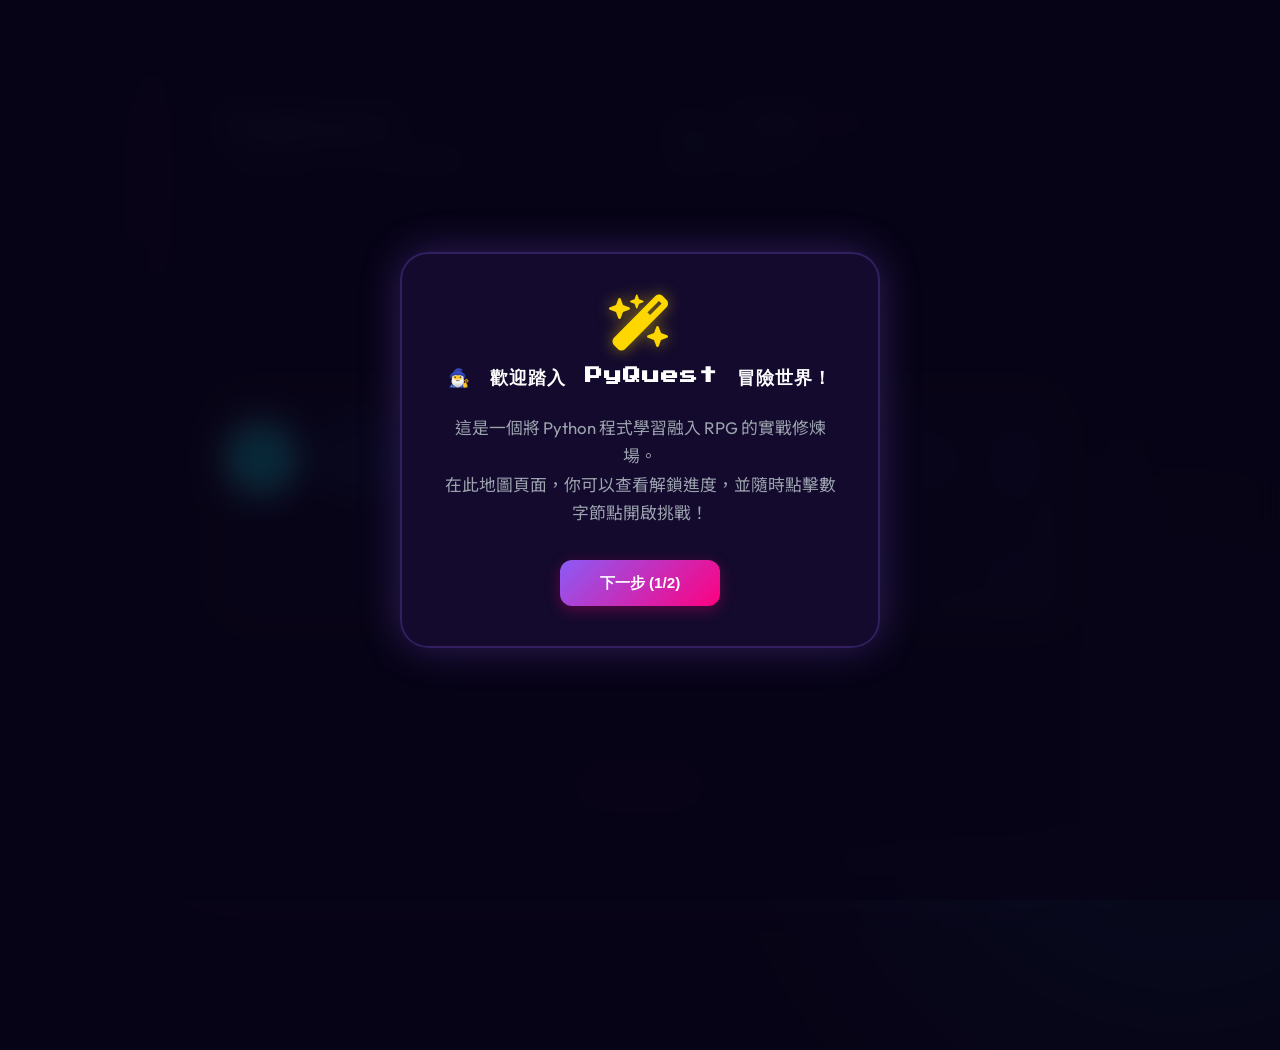
<file: index.html>
<!DOCTYPE html>
<html lang="zh-Hant">
<head>
    <meta charset="UTF-8">
    <meta name="viewport" content="width=device-width, initial-scale=1.0">
    <title>PyQuest - 畢松勇者傳說 | Python 遊戲化學習平台</title>
    <!-- Noto Sans TC for traditional chinese, Outfit for tech look -->
    <link rel="preconnect" href="https://fonts.googleapis.com">
    <link rel="preconnect" href="https://fonts.gstatic.com" crossorigin>
    <link href="https://fonts.googleapis.com/css2?family=Outfit:wght@300;400;500;600;700&family=Noto+Sans+TC:wght@300;400;500;700&family=Press+Start+2P&display=swap" rel="stylesheet">
    <!-- FontAwesome for Icons -->
    <link rel="stylesheet" href="https://cdnjs.cloudflare.com/ajax/libs/font-awesome/6.4.0/css/all.min.css">
    <link rel="stylesheet" href="styles.css?v=2.0.0">
</head>
<body>
    <div class="ambient-glow glow-1"></div>
    <div class="ambient-glow glow-2"></div>

    <!-- 關卡地圖選擇頁面 -->
    <div class="view-container active" id="mapView">
        <div class="map-view-content">
            <header class="map-header">
                <div class="logo-area">
                    <h1 class="game-title-logo">PyQuest</h1>
                    <p class="game-subtitle">畢松勇者傳說 ｜ Python 魔法修煉地圖</p>
                </div>
                
                <div class="map-hero-profile">
                    <div class="avatar-box">
                        <i class="fa-solid fa-shield-halved"></i>
                    </div>
                    <div class="hero-stats">
                        <div class="hero-name">畢松勇者 <span id="mapHeroLevel">Lv.1</span></div>
                        <div class="stat-bar-container">
                            <div class="stat-label">EXP (經驗值)</div>
                            <div class="bar-outer">
                                <div class="bar-inner exp-bar" id="mapExpBar" style="width: 0%;"></div>
                            </div>
                            <span class="stat-val" id="mapExpValue">0 / 100</span>
                        </div>
                    </div>
                </div>
            </header>

            <main class="map-main">
                <h2 class="map-title"><i class="fa-solid fa-map-marked-alt"></i> 選擇修煉關卡挑戰</h2>
                <!-- 關卡地圖傳送點容器 -->
                <div class="full-quest-map" id="questMap"></div>
            </main>
            
            <footer class="map-footer">
                <button class="map-help-btn" id="helpBtn"><i class="fa-solid fa-circle-question"></i> 遊戲說明</button>
            </footer>
        </div>
    </div>

    <!-- Achievements & Level Up Modals (用於地圖頁新手導覽或成就展示) -->
    <div class="modal-overlay" id="modalOverlay">
        <div class="game-modal" id="gameModal">
            <div class="modal-header">
                <i class="fa-solid fa-trophy" id="modalIcon"></i>
                <h3 id="modalTitle">解鎖成就！</h3>
            </div>
            <div class="modal-body" id="modalBody">
                恭喜獲得新稱號！
            </div>
            <button class="modal-close-btn" id="modalCloseBtn">繼續冒險</button>
        </div>
    </div>

    <!-- 引入地圖頁專用的輕量級 JS (不需要載入 Pyodide，啟動極速) -->
    <script src="map.js?v=2.0.0"></script>
</body>
</html>
</file>
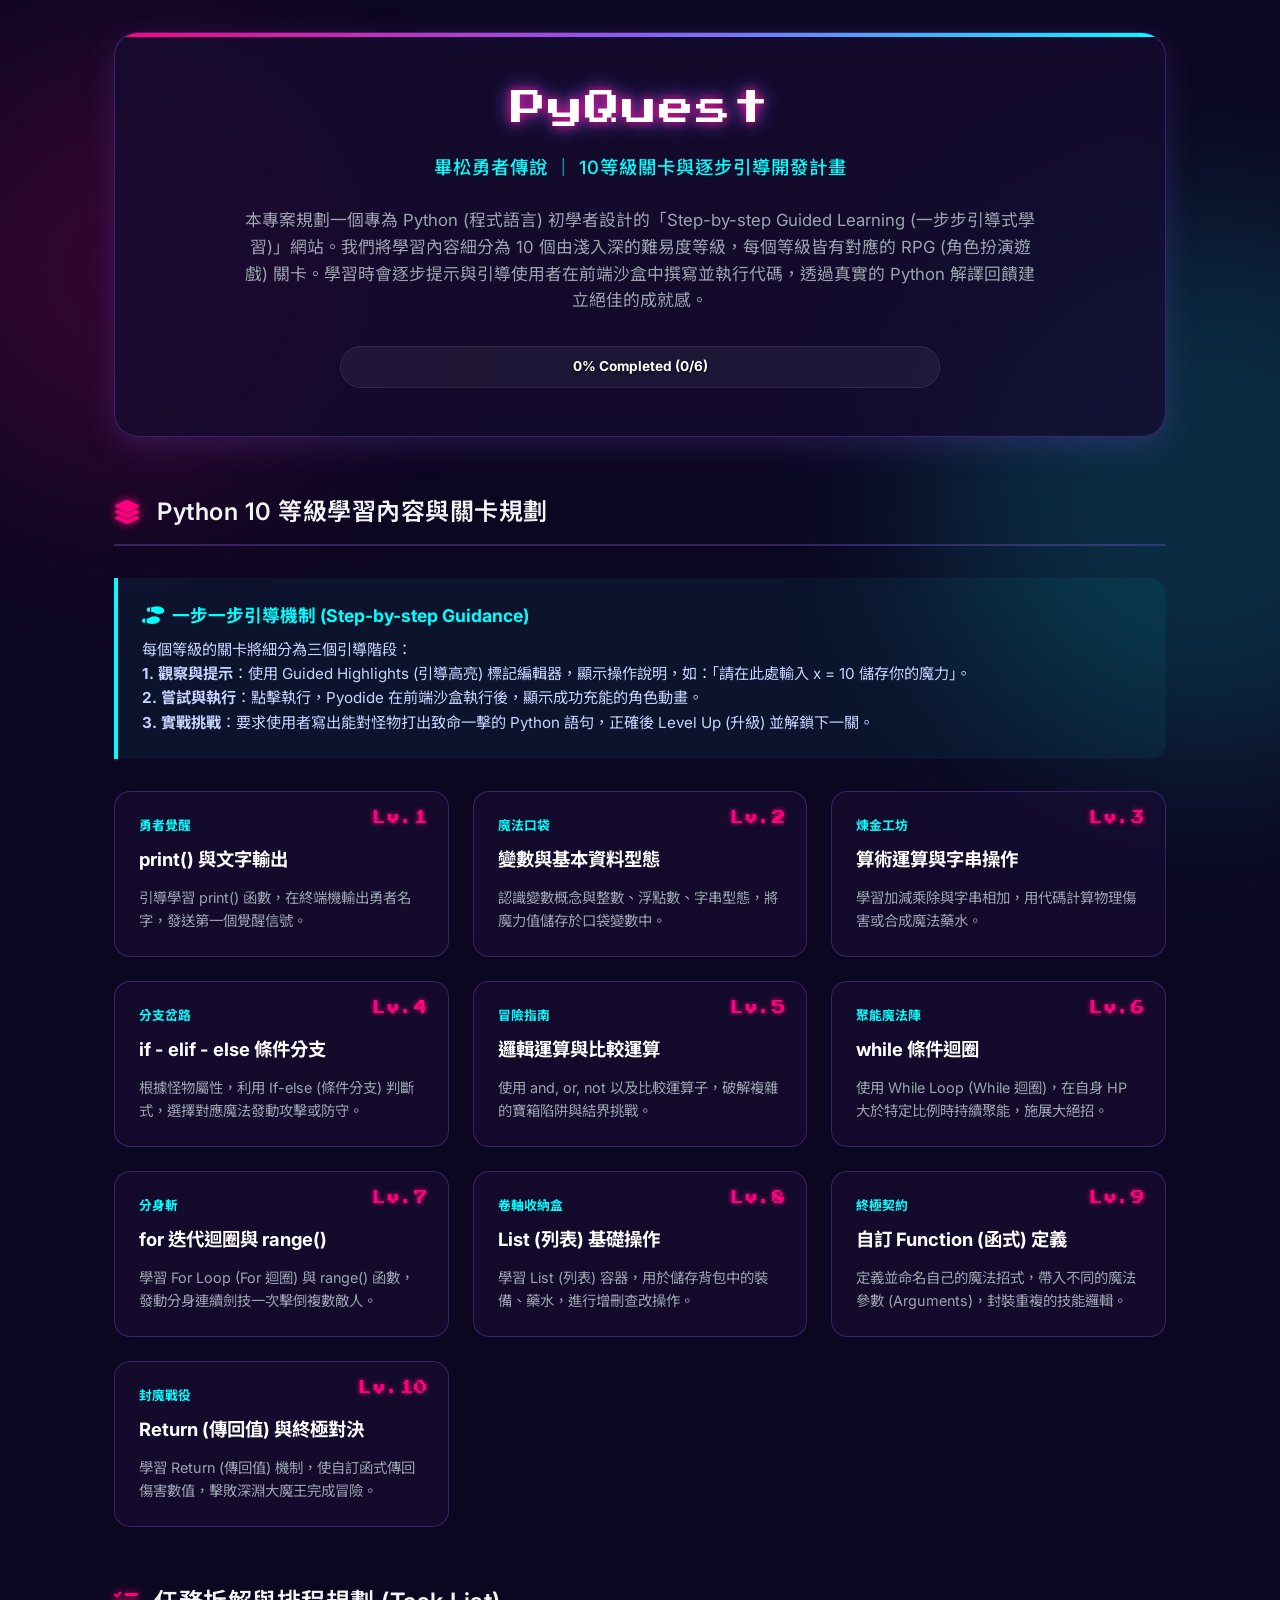
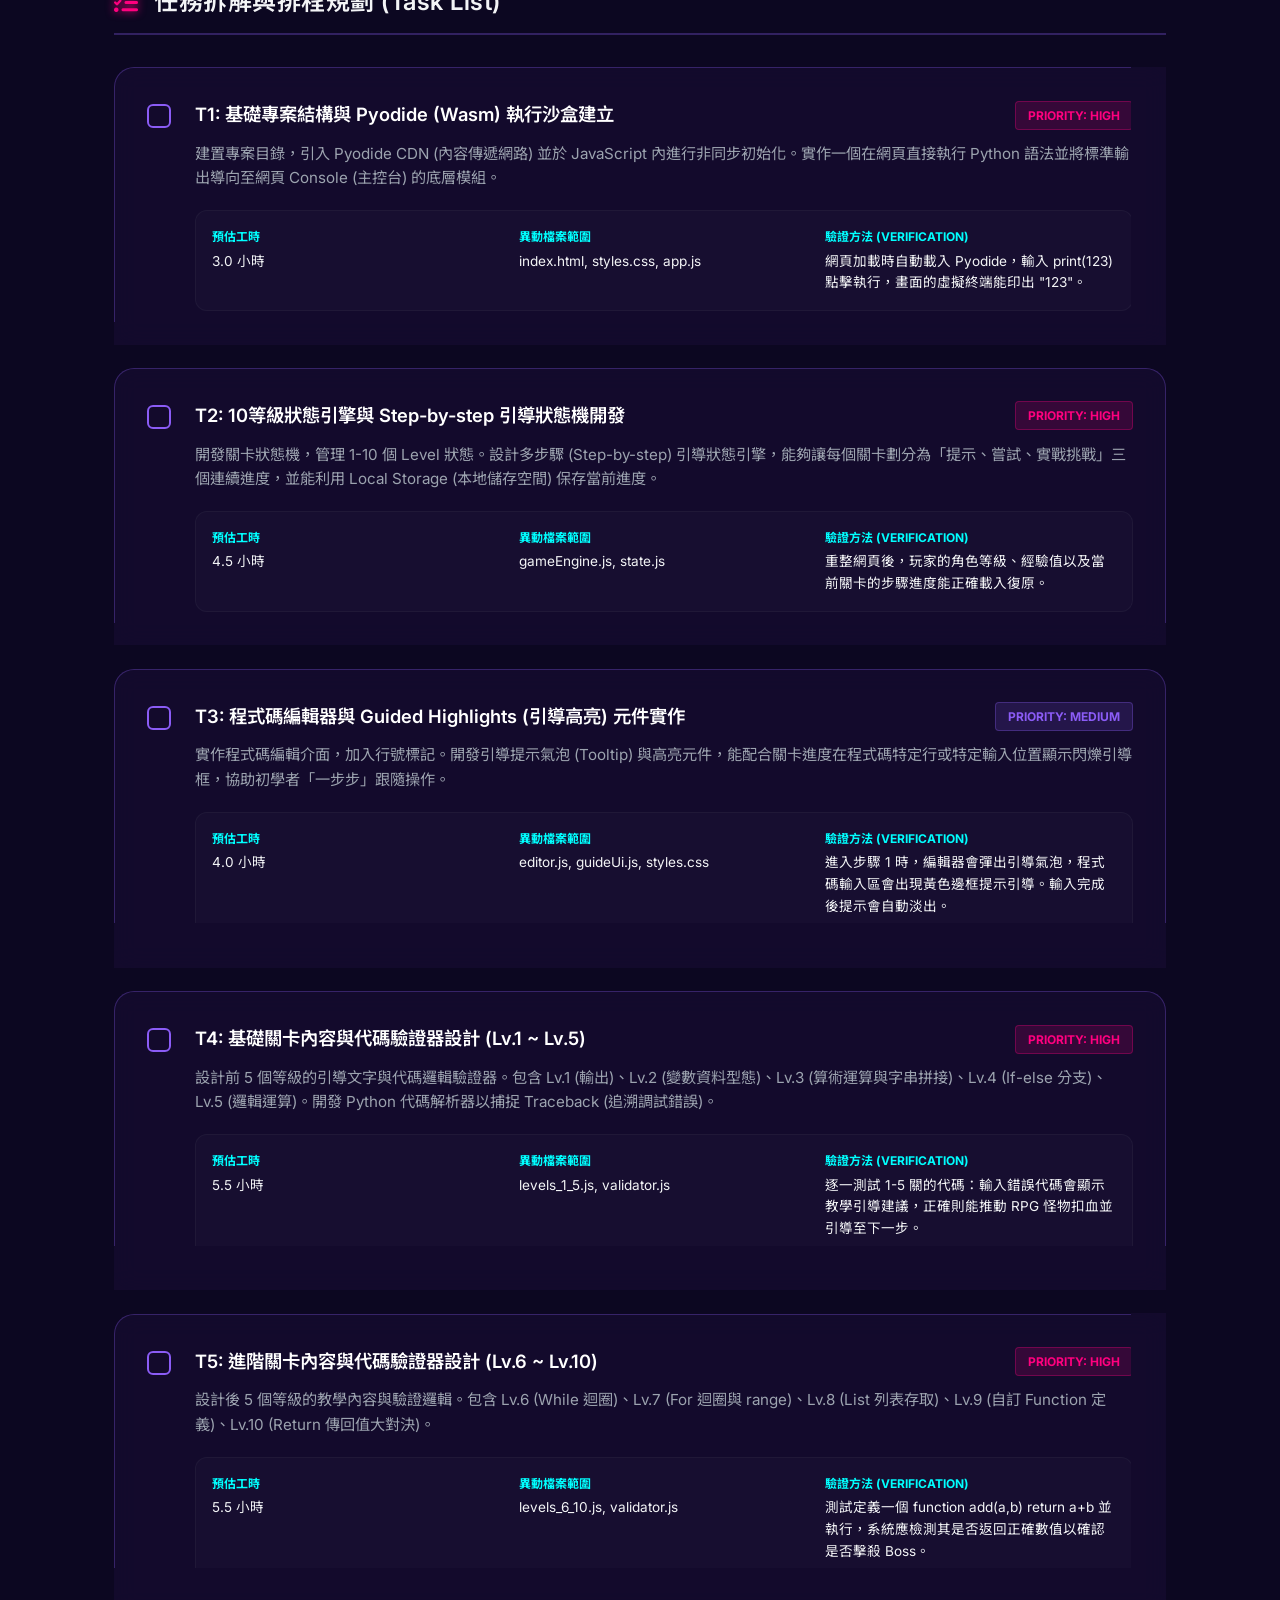
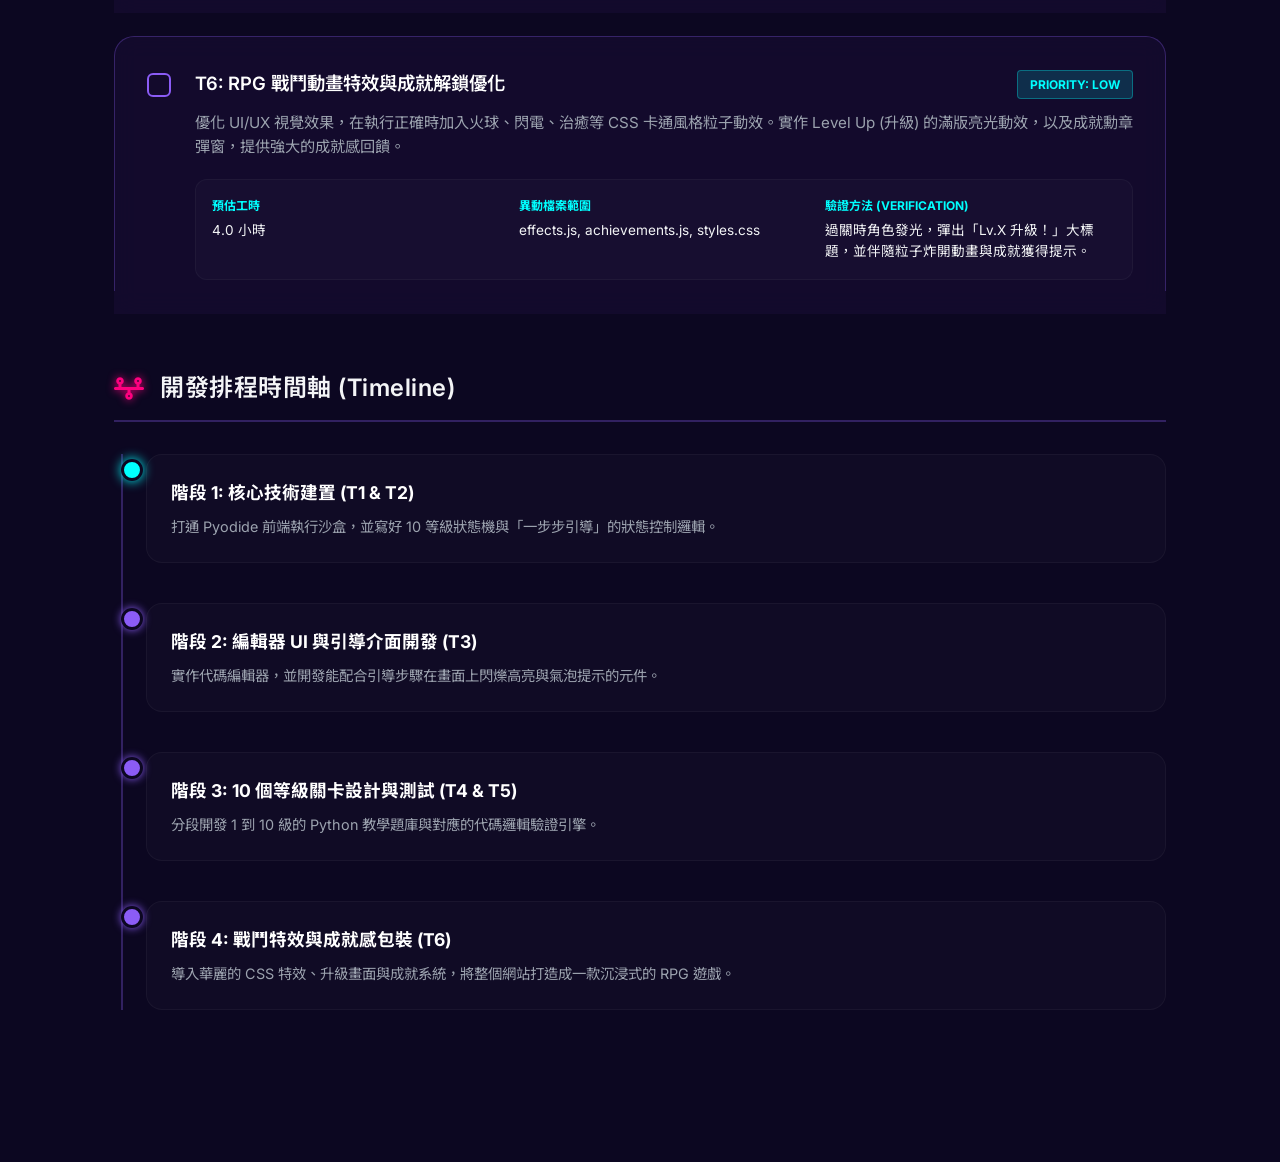
<file: task_plan.html>
<!DOCTYPE html>
<html lang="zh-Hant">
<head>
    <meta charset="UTF-8">
    <meta name="viewport" content="width=device-width, initial-scale=1.0">
    <title>PyQuest (畢松勇者傳說) 10等級關卡與逐步引導開發計畫書</title>
    <!-- Google Fonts -->
    <link rel="preconnect" href="https://fonts.googleapis.com">
    <link rel="preconnect" href="https://fonts.gstatic.com" crossorigin>
    <link href="https://fonts.googleapis.com/css2?family=Inter:wght@300;400;500;600;700&family=Press+Start+2P&family=Noto+Sans+TC:wght@300;400;500;700&display=swap" rel="stylesheet">
    <!-- FontAwesome for Icons -->
    <link rel="stylesheet" href="https://cdnjs.cloudflare.com/ajax/libs/font-awesome/6.4.0/css/all.min.css">
    
    <style>
        :root {
            --bg-color: #0c0721;
            --panel-bg: rgba(22, 12, 49, 0.75);
            --border-color: rgba(139, 92, 246, 0.3);
            --neon-pink: #ff007f;
            --neon-blue: #00ffff;
            --neon-green: #39ff14;
            --neon-purple: #8b5cf6;
            --text-main: #f3f4f6;
            --text-muted: #9ca3af;
            --glass-blur: blur(12px);
        }

        * {
            box-sizing: border-box;
            margin: 0;
            padding: 0;
        }

        body {
            background-color: var(--bg-color);
            color: var(--text-main);
            font-family: 'Inter', 'Noto Sans TC', sans-serif;
            line-height: 1.6;
            overflow-x: hidden;
            padding-bottom: 5rem;
        }

        .glow-orb {
            position: absolute;
            border-radius: 50%;
            z-index: -1;
            filter: blur(90px);
            pointer-events: none;
            opacity: 0.15;
        }
        .orb-1 { width: 450px; height: 450px; background: var(--neon-pink); top: 5%; left: -100px; }
        .orb-2 { width: 550px; height: 550px; background: var(--neon-blue); bottom: 15%; right: -200px; }

        .container {
            max-width: 1100px;
            margin: 0 auto;
            padding: 2rem 1.5rem;
        }

        header {
            text-align: center;
            margin-bottom: 3.5rem;
            padding: 3rem 2rem;
            background: var(--panel-bg);
            border: 1px solid var(--border-color);
            border-radius: 24px;
            backdrop-filter: var(--glass-blur);
            box-shadow: 0 8px 32px rgba(139, 92, 246, 0.2);
            position: relative;
            overflow: hidden;
        }

        header::before {
            content: '';
            position: absolute;
            top: 0;
            left: 0;
            width: 100%;
            height: 4px;
            background: linear-gradient(to right, var(--neon-pink), var(--neon-purple), var(--neon-blue));
        }

        .game-title {
            font-family: 'Press Start 2P', sans-serif;
            font-size: 2.2rem;
            color: #ffffff;
            margin-bottom: 1rem;
            text-shadow: 0 0 10px var(--neon-pink), 0 0 20px var(--neon-purple);
            letter-spacing: 2px;
        }

        .subtitle {
            font-size: 1.15rem;
            color: var(--neon-blue);
            font-weight: 500;
            margin-bottom: 1.5rem;
            letter-spacing: 1px;
        }

        .desc {
            max-width: 800px;
            margin: 0 auto 2rem;
            color: var(--text-muted);
            font-size: 1.05rem;
        }

        .progress-container {
            max-width: 600px;
            margin: 0 auto;
            background: rgba(255, 255, 255, 0.05);
            border-radius: 50px;
            padding: 0.5rem;
            border: 1px solid rgba(255, 255, 255, 0.08);
            position: relative;
        }

        .progress-bar {
            height: 24px;
            width: 0%;
            background: linear-gradient(to right, var(--neon-pink), var(--neon-blue));
            border-radius: 50px;
            transition: width 0.4s ease-out;
            box-shadow: 0 0 15px rgba(0, 255, 255, 0.5);
        }

        .progress-text {
            font-size: 0.85rem;
            font-weight: 700;
            color: #ffffff;
            position: absolute;
            left: 50%;
            top: 50%;
            transform: translate(-50%, -50%);
            text-shadow: 0 1px 3px rgba(0,0,0,0.8);
        }

        .section-header {
            margin: 3.5rem 0 2rem;
            display: flex;
            align-items: center;
            gap: 1rem;
            border-bottom: 2px solid var(--border-color);
            padding-bottom: 0.75rem;
        }

        .section-header i {
            color: var(--neon-pink);
            font-size: 1.5rem;
            text-shadow: 0 0 8px var(--neon-pink);
        }

        .section-header h2 {
            font-size: 1.5rem;
            font-weight: 600;
            letter-spacing: 0.5px;
        }

        /* 10 Levels Grid */
        .levels-grid {
            display: grid;
            grid-template-columns: repeat(auto-fit, minmax(280px, 1fr));
            gap: 1.5rem;
            margin: 2rem 0;
        }

        .level-card {
            background: var(--panel-bg);
            border: 1px solid var(--border-color);
            border-radius: 16px;
            padding: 1.5rem;
            position: relative;
            transition: 0.2s ease;
        }

        .level-card:hover {
            border-color: var(--neon-blue);
            transform: translateY(-2px);
            box-shadow: 0 5px 15px rgba(0, 255, 255, 0.1);
        }

        .level-num {
            position: absolute;
            top: 1rem;
            right: 1.25rem;
            font-family: 'Press Start 2P', sans-serif;
            font-size: 0.85rem;
            color: var(--neon-pink);
            text-shadow: 0 0 5px var(--neon-pink);
        }

        .level-card h3 {
            font-size: 1.15rem;
            color: #ffffff;
            margin-bottom: 0.75rem;
            padding-right: 3.5rem;
        }

        .level-card h4 {
            font-size: 0.8rem;
            color: var(--neon-blue);
            margin-bottom: 0.5rem;
            text-transform: uppercase;
        }

        .level-card p {
            font-size: 0.9rem;
            color: var(--text-muted);
        }

        /* Guideline box */
        .guide-box {
            background: rgba(0, 255, 255, 0.05);
            border-left: 4px solid var(--neon-blue);
            padding: 1.5rem;
            border-radius: 0 16px 16px 0;
            margin: 2rem 0;
        }

        .guide-box h3 {
            font-size: 1.1rem;
            color: var(--neon-blue);
            margin-bottom: 0.5rem;
            display: flex;
            align-items: center;
            gap: 0.5rem;
        }

        .guide-box p {
            margin-bottom: 0;
            font-size: 0.95rem;
            color: #c7d2fe;
        }

        /* Task Cards */
        .task-list {
            display: flex;
            flex-direction: column;
            gap: 1.5rem;
        }

        .task-card {
            background: var(--panel-bg);
            border: 1px solid var(--border-color);
            backdrop-filter: var(--glass-blur);
            border-radius: 20px;
            padding: 2rem;
            display: flex;
            gap: 1.5rem;
            position: relative;
            transition: all 0.3s ease;
        }

        .task-card:hover {
            transform: translateY(-2px);
            border-color: rgba(139, 92, 246, 0.5);
            box-shadow: 0 8px 30px rgba(139, 92, 246, 0.1);
        }

        .task-card.completed {
            opacity: 0.55;
            border-color: rgba(57, 255, 20, 0.2);
            background: rgba(13, 26, 20, 0.4);
        }

        .task-checkbox-container {
            display: flex;
            align-items: flex-start;
            padding-top: 0.25rem;
        }

        .task-checkbox {
            appearance: none;
            width: 24px;
            height: 24px;
            border: 2px solid var(--neon-purple);
            border-radius: 6px;
            cursor: pointer;
            position: relative;
            transition: 0.2s;
            background: transparent;
        }

        .task-checkbox:checked {
            background: var(--neon-green);
            border-color: var(--neon-green);
            box-shadow: 0 0 10px var(--neon-green);
        }

        .task-checkbox:checked::after {
            content: '\f00c';
            font-family: 'Font Awesome 6 Free';
            font-weight: 900;
            color: #000000;
            position: absolute;
            font-size: 0.75rem;
            top: 50%;
            left: 50%;
            transform: translate(-50%, -50%);
        }

        .task-body {
            flex-grow: 1;
        }

        .task-header-row {
            display: flex;
            justify-content: space-between;
            align-items: center;
            margin-bottom: 0.75rem;
            flex-wrap: wrap;
            gap: 0.5rem;
        }

        .task-title {
            font-size: 1.15rem;
            font-weight: 600;
            color: #ffffff;
            transition: 0.2s;
        }

        .completed .task-title {
            text-decoration: line-through;
            color: var(--text-muted);
        }

        .task-meta-badge {
            font-size: 0.75rem;
            font-weight: 700;
            padding: 0.25rem 0.75rem;
            border-radius: 4px;
            text-transform: uppercase;
        }

        .badge-prio-high { background: rgba(255, 0, 127, 0.15); color: var(--neon-pink); border: 1px solid rgba(255, 0, 127, 0.3); }
        .badge-prio-medium { background: rgba(139, 92, 246, 0.15); color: var(--neon-purple); border: 1px solid rgba(139, 92, 246, 0.3); }
        .badge-prio-low { background: rgba(0, 255, 255, 0.15); color: var(--neon-blue); border: 1px solid rgba(0, 255, 255, 0.3); }

        .task-desc {
            color: var(--text-muted);
            font-size: 0.95rem;
            margin-bottom: 1.25rem;
        }

        .task-details-grid {
            display: grid;
            grid-template-columns: repeat(auto-fit, minmax(200px, 1fr));
            gap: 1rem;
            background: rgba(255, 255, 255, 0.02);
            border-radius: 12px;
            padding: 1rem;
            border: 1px solid rgba(255, 255, 255, 0.04);
        }

        .task-detail-item h5 {
            font-size: 0.75rem;
            color: var(--neon-blue);
            margin-bottom: 0.25rem;
            text-transform: uppercase;
        }

        .task-detail-item p {
            font-size: 0.85rem;
            color: var(--text-main);
        }

        /* Timeline */
        .timeline {
            position: relative;
            padding-left: 2rem;
            margin: 2rem 0;
        }

        .timeline::after {
            content: '';
            position: absolute;
            width: 2px;
            background: var(--border-color);
            top: 0;
            bottom: 0;
            left: 7px;
        }

        .timeline-node {
            position: relative;
            margin-bottom: 2.5rem;
        }

        .timeline-node::before {
            content: '';
            position: absolute;
            width: 16px;
            height: 16px;
            border-radius: 50%;
            background: var(--neon-purple);
            border: 3px solid var(--bg-color);
            left: -25px;
            top: 5px;
            z-index: 2;
            box-shadow: 0 0 8px var(--neon-purple);
        }

        .timeline-node.active::before {
            background: var(--neon-blue);
            box-shadow: 0 0 12px var(--neon-blue);
        }

        .timeline-content {
            background: rgba(255, 255, 255, 0.02);
            border: 1px solid rgba(255, 255, 255, 0.04);
            border-radius: 16px;
            padding: 1.5rem;
        }

        .timeline-content h4 {
            color: #ffffff;
            font-size: 1.1rem;
            margin-bottom: 0.5rem;
        }

        .timeline-content p {
            font-size: 0.9rem;
            color: var(--text-muted);
        }
    </style>
</head>
<body>
    <div class="glow-orb orb-1"></div>
    <div class="glow-orb orb-2"></div>

    <div class="container">
        <!-- Header -->
        <header>
            <div class="game-title">PyQuest</div>
            <div class="subtitle">畢松勇者傳說 ｜ 10等級關卡與逐步引導開發計畫</div>
            <div class="desc">
                本專案規劃一個專為 Python (程式語言) 初學者設計的「Step-by-step Guided Learning (一步步引導式學習)」網站。我們將學習內容細分為 10 個由淺入深的難易度等級，每個等級皆有對應的 RPG (角色扮演遊戲) 關卡。學習時會逐步提示與引導使用者在前端沙盒中撰寫並執行代碼，透過真實的 Python 解譯回饋建立絕佳的成就感。
            </div>
            
            <!-- Progress Bar -->
            <div class="progress-container">
                <div class="progress-bar" id="progressBar"></div>
                <div class="progress-text" id="progressText">0% Completed</div>
            </div>
        </header>

        <!-- 10 Levels Definition -->
        <div class="section-header">
            <i class="fa-solid fa-layer-group"></i>
            <h2>Python 10 等級學習內容與關卡規劃</h2>
        </div>

        <div class="guide-box">
            <h3><i class="fa-solid fa-shoe-prints"></i> 一步一步引導機制 (Step-by-step Guidance)</h3>
            <p>
                每個等級的關卡將細分為三個引導階段：<br>
                <strong>1. 觀察與提示</strong>：使用 Guided Highlights (引導高亮) 標記編輯器，顯示操作說明，如：「請在此處輸入 x = 10 儲存你的魔力」。<br>
                <strong>2. 嘗試與執行</strong>：點擊執行，Pyodide 在前端沙盒執行後，顯示成功充能的角色動畫。<br>
                <strong>3. 實戰挑戰</strong>：要求使用者寫出能對怪物打出致命一擊的 Python 語句，正確後 Level Up (升級) 並解鎖下一關。
            </p>
        </div>

        <div class="levels-grid">
            <!-- Lv 1 -->
            <div class="level-card">
                <span class="level-num">Lv.1</span>
                <h4>勇者覺醒</h4>
                <h3>print() 與文字輸出</h3>
                <p>引導學習 print() 函數，在終端機輸出勇者名字，發送第一個覺醒信號。</p>
            </div>
            <!-- Lv 2 -->
            <div class="level-card">
                <span class="level-num">Lv.2</span>
                <h4>魔法口袋</h4>
                <h3>變數與基本資料型態</h3>
                <p>認識變數概念與整數、浮點數、字串型態，將魔力值儲存於口袋變數中。</p>
            </div>
            <!-- Lv 3 -->
            <div class="level-card">
                <span class="level-num">Lv.3</span>
                <h4>煉金工坊</h4>
                <h3>算術運算與字串操作</h3>
                <p>學習加減乘除與字串相加，用代碼計算物理傷害或合成魔法藥水。</p>
            </div>
            <!-- Lv 4 -->
            <div class="level-card">
                <span class="level-num">Lv.4</span>
                <h4>分支岔路</h4>
                <h3>if - elif - else 條件分支</h3>
                <p>根據怪物屬性，利用 If-else (條件分支) 判斷式，選擇對應魔法發動攻擊或防守。</p>
            </div>
            <!-- Lv 5 -->
            <div class="level-card">
                <span class="level-num">Lv.5</span>
                <h4>冒險指南</h4>
                <h3>邏輯運算與比較運算</h3>
                <p>使用 and, or, not 以及比較運算子，破解複雜的寶箱陷阱與結界挑戰。</p>
            </div>
            <!-- Lv 6 -->
            <div class="level-card">
                <span class="level-num">Lv.6</span>
                <h4>聚能魔法陣</h4>
                <h3>while 條件迴圈</h3>
                <p>使用 While Loop (While 迴圈)，在自身 HP 大於特定比例時持續聚能，施展大絕招。</p>
            </div>
            <!-- Lv 7 -->
            <div class="level-card">
                <span class="level-num">Lv.7</span>
                <h4>分身斬</h4>
                <h3>for 迭代迴圈與 range()</h3>
                <p>學習 For Loop (For 迴圈) 與 range() 函數，發動分身連續劍技一次擊倒複數敵人。</p>
            </div>
            <!-- Lv 8 -->
            <div class="level-card">
                <span class="level-num">Lv.8</span>
                <h4>卷軸收納盒</h4>
                <h3>List (列表) 基礎操作</h3>
                <p>學習 List (列表) 容器，用於儲存背包中的裝備、藥水，進行增刪查改操作。</p>
            </div>
            <!-- Lv 9 -->
            <div class="level-card">
                <span class="level-num">Lv.9</span>
                <h4>終極契約</h4>
                <h3>自訂 Function (函式) 定義</h3>
                <p>定義並命名自己的魔法招式，帶入不同的魔法參數 (Arguments)，封裝重複的技能邏輯。</p>
            </div>
            <!-- Lv 10 -->
            <div class="level-card">
                <span class="level-num">Lv.10</span>
                <h4>封魔戰役</h4>
                <h3>Return (傳回值) 與終極對決</h3>
                <p>學習 Return (傳回值) 機制，使自訂函式傳回傷害數值，擊敗深淵大魔王完成冒險。</p>
            </div>
        </div>

        <!-- Task List -->
        <div class="section-header">
            <i class="fa-solid fa-list-check"></i>
            <h2>任務拆解與排程規劃 (Task List)</h2>
        </div>

        <div class="task-list" id="taskList">
            <!-- Task 1 -->
            <div class="task-card" data-task-id="1">
                <div class="task-checkbox-container">
                    <input type="checkbox" class="task-checkbox" onchange="toggleTask(this)">
                </div>
                <div class="task-body">
                    <div class="task-header-row">
                        <span class="task-title">T1: 基礎專案結構與 Pyodide (Wasm) 執行沙盒建立</span>
                        <span class="task-meta-badge badge-prio-high">Priority: High</span>
                    </div>
                    <p class="task-desc">
                        建置專案目錄，引入 Pyodide CDN (內容傳遞網路) 並於 JavaScript 內進行非同步初始化。實作一個在網頁直接執行 Python 語法並將標準輸出導向至網頁 Console (主控台) 的底層模組。
                    </p>
                    <div class="task-details-grid">
                        <div class="task-detail-item">
                            <h5>預估工時</h5>
                            <p>3.0 小時</p>
                        </div>
                        <div class="task-detail-item">
                            <h5>異動檔案範圍</h5>
                            <p>index.html, styles.css, app.js</p>
                        </div>
                        <div class="task-detail-item">
                            <h5>驗證方法 (Verification)</h5>
                            <p>網頁加載時自動載入 Pyodide，輸入 print(123) 點擊執行，畫面的虛擬終端能印出 "123"。</p>
                        </div>
                    </div>
                </div>
            </div>

            <!-- Task 2 -->
            <div class="task-card" data-task-id="2">
                <div class="task-checkbox-container">
                    <input type="checkbox" class="task-checkbox" onchange="toggleTask(this)">
                </div>
                <div class="task-body">
                    <div class="task-header-row">
                        <span class="task-title">T2: 10等級狀態引擎與 Step-by-step 引導狀態機開發</span>
                        <span class="task-meta-badge badge-prio-high">Priority: High</span>
                    </div>
                    <p class="task-desc">
                        開發關卡狀態機，管理 1-10 個 Level 狀態。設計多步驟 (Step-by-step) 引導狀態引擎，能夠讓每個關卡劃分為「提示、嘗試、實戰挑戰」三個連續進度，並能利用 Local Storage (本地儲存空間) 保存當前進度。
                    </p>
                    <div class="task-details-grid">
                        <div class="task-detail-item">
                            <h5>預估工時</h5>
                            <p>4.5 小時</p>
                        </div>
                        <div class="task-detail-item">
                            <h5>異動檔案範圍</h5>
                            <p>gameEngine.js, state.js</p>
                        </div>
                        <div class="task-detail-item">
                            <h5>驗證方法 (Verification)</h5>
                            <p>重整網頁後，玩家的角色等級、經驗值以及當前關卡的步驟進度能正確載入復原。</p>
                        </div>
                    </div>
                </div>
            </div>

            <!-- Task 3 -->
            <div class="task-card" data-task-id="3">
                <div class="task-checkbox-container">
                    <input type="checkbox" class="task-checkbox" onchange="toggleTask(this)">
                </div>
                <div class="task-body">
                    <div class="task-header-row">
                        <span class="task-title">T3: 程式碼編輯器與 Guided Highlights (引導高亮) 元件實作</span>
                        <span class="task-meta-badge badge-prio-medium">Priority: Medium</span>
                    </div>
                    <p class="task-desc">
                        實作程式碼編輯介面，加入行號標記。開發引導提示氣泡 (Tooltip) 與高亮元件，能配合關卡進度在程式碼特定行或特定輸入位置顯示閃爍引導框，協助初學者「一步步」跟隨操作。
                    </p>
                    <div class="task-details-grid">
                        <div class="task-detail-item">
                            <h5>預估工時</h5>
                            <p>4.0 小時</p>
                        </div>
                        <div class="task-detail-item">
                            <h5>異動檔案範圍</h5>
                            <p>editor.js, guideUi.js, styles.css</p>
                        </div>
                        <div class="task-detail-item">
                            <h5>驗證方法 (Verification)</h5>
                            <p>進入步驟 1 時，編輯器會彈出引導氣泡，程式碼輸入區會出現黃色邊框提示引導。輸入完成後提示會自動淡出。</p>
                        </div>
                    </div>
                </div>
            </div>

            <!-- Task 4 -->
            <div class="task-card" data-task-id="4">
                <div class="task-checkbox-container">
                    <input type="checkbox" class="task-checkbox" onchange="toggleTask(this)">
                </div>
                <div class="task-body">
                    <div class="task-header-row">
                        <span class="task-title">T4: 基礎關卡內容與代碼驗證器設計 (Lv.1 ~ Lv.5)</span>
                        <span class="task-meta-badge badge-prio-high">Priority: High</span>
                    </div>
                    <p class="task-desc">
                        設計前 5 個等級的引導文字與代碼邏輯驗證器。包含 Lv.1 (輸出)、Lv.2 (變數資料型態)、Lv.3 (算術運算與字串拼接)、Lv.4 (If-else 分支)、Lv.5 (邏輯運算)。開發 Python 代碼解析器以捕捉 Traceback (追溯調試錯誤)。
                    </p>
                    <div class="task-details-grid">
                        <div class="task-detail-item">
                            <h5>預估工時</h5>
                            <p>5.5 小時</p>
                        </div>
                        <div class="task-detail-item">
                            <h5>異動檔案範圍</h5>
                            <p>levels_1_5.js, validator.js</p>
                        </div>
                        <div class="task-detail-item">
                            <h5>驗證方法 (Verification)</h5>
                            <p>逐一測試 1-5 關的代碼：輸入錯誤代碼會顯示教學引導建議，正確則能推動 RPG 怪物扣血並引導至下一步。</p>
                        </div>
                    </div>
                </div>
            </div>

            <!-- Task 5 -->
            <div class="task-card" data-task-id="5">
                <div class="task-checkbox-container">
                    <input type="checkbox" class="task-checkbox" onchange="toggleTask(this)">
                </div>
                <div class="task-body">
                    <div class="task-header-row">
                        <span class="task-title">T5: 進階關卡內容與代碼驗證器設計 (Lv.6 ~ Lv.10)</span>
                        <span class="task-meta-badge badge-prio-high">Priority: High</span>
                    </div>
                    <p class="task-desc">
                        設計後 5 個等級的教學內容與驗證邏輯。包含 Lv.6 (While 迴圈)、Lv.7 (For 迴圈與 range)、Lv.8 (List 列表存取)、Lv.9 (自訂 Function 定義)、Lv.10 (Return 傳回值大對決)。
                    </p>
                    <div class="task-details-grid">
                        <div class="task-detail-item">
                            <h5>預估工時</h5>
                            <p>5.5 小時</p>
                        </div>
                        <div class="task-detail-item">
                            <h5>異動檔案範圍</h5>
                            <p>levels_6_10.js, validator.js</p>
                        </div>
                        <div class="task-detail-item">
                            <h5>驗證方法 (Verification)</h5>
                            <p>測試定義一個 function add(a,b) return a+b 並執行，系統應檢測其是否返回正確數值以確認是否擊殺 Boss。</p>
                        </div>
                    </div>
                </div>
            </div>

            <!-- Task 6 -->
            <div class="task-card" data-task-id="6">
                <div class="task-checkbox-container">
                    <input type="checkbox" class="task-checkbox" onchange="toggleTask(this)">
                </div>
                <div class="task-body">
                    <div class="task-header-row">
                        <span class="task-title">T6: RPG 戰鬥動畫特效與成就解鎖優化</span>
                        <span class="task-meta-badge badge-prio-low">Priority: Low</span>
                    </div>
                    <p class="task-desc">
                        優化 UI/UX 視覺效果，在執行正確時加入火球、閃電、治癒等 CSS 卡通風格粒子動效。實作 Level Up (升級) 的滿版亮光動效，以及成就勳章彈窗，提供強大的成就感回饋。
                    </p>
                    <div class="task-details-grid">
                        <div class="task-detail-item">
                            <h5>預估工時</h5>
                            <p>4.0 小時</p>
                        </div>
                        <div class="task-detail-item">
                            <h5>異動檔案範圍</h5>
                            <p>effects.js, achievements.js, styles.css</p>
                        </div>
                        <div class="task-detail-item">
                            <h5>驗證方法 (Verification)</h5>
                            <p>過關時角色發光，彈出「Lv.X 升級！」大標題，並伴隨粒子炸開動畫與成就獲得提示。</p>
                        </div>
                    </div>
                </div>
            </div>
        </div>

        <!-- Timeline Section -->
        <div class="section-header">
            <i class="fa-solid fa-timeline"></i>
            <h2>開發排程時間軸 (Timeline)</h2>
        </div>
        <div class="timeline">
            <div class="timeline-node active">
                <div class="timeline-content">
                    <h4>階段 1: 核心技術建置 (T1 & T2)</h4>
                    <p>打通 Pyodide 前端執行沙盒，並寫好 10 等級狀態機與「一步步引導」的狀態控制邏輯。</p>
                </div>
            </div>
            <div class="timeline-node">
                <div class="timeline-content">
                    <h4>階段 2: 編輯器 UI 與引導介面開發 (T3)</h4>
                    <p>實作代碼編輯器，並開發能配合引導步驟在畫面上閃爍高亮與氣泡提示的元件。</p>
                </div>
            </div>
            <div class="timeline-node">
                <div class="timeline-content">
                    <h4>階段 3: 10 個等級關卡設計與測試 (T4 & T5)</h4>
                    <p>分段開發 1 到 10 級的 Python 教學題庫與對應的代碼邏輯驗證引擎。</p>
                </div>
            </div>
            <div class="timeline-node">
                <div class="timeline-content">
                    <h4>階段 4: 戰鬥特效與成就感包裝 (T6)</h4>
                    <p>導入華麗的 CSS 特效、升級畫面與成就系統，將整個網站打造成一款沉浸式的 RPG 遊戲。</p>
                </div>
            </div>
        </div>
    </div>

    <script>
        function updateProgress() {
            const checkboxes = document.querySelectorAll('.task-checkbox');
            const total = checkboxes.length;
            let completed = 0;
            
            checkboxes.forEach(cb => {
                const card = cb.closest('.task-card');
                if (cb.checked) {
                    completed++;
                    card.classList.add('completed');
                } else {
                    card.classList.remove('completed');
                }
            });
            
            const percentage = total > 0 ? Math.round((completed / total) * 100) : 0;
            
            const progressBar = document.getElementById('progressBar');
            const progressText = document.getElementById('progressText');
            
            progressBar.style.width = percentage + '%';
            progressText.innerText = percentage + '% Completed (' + completed + '/' + total + ')';
        }

        function toggleTask(checkbox) {
            updateProgress();
            
            const taskCard = checkbox.closest('.task-card');
            const taskId = taskCard.getAttribute('data-task-id');
            localStorage.setItem('pyquest_10l_task_' + taskId, checkbox.checked);
        }

        window.addEventListener('load', () => {
            const checkboxes = document.querySelectorAll('.task-checkbox');
            checkboxes.forEach(cb => {
                const card = cb.closest('.task-card');
                const taskId = card.getAttribute('data-task-id');
                const savedState = localStorage.getItem('pyquest_10l_task_' + taskId);
                if (savedState === 'true') {
                    cb.checked = true;
                }
            });
            updateProgress();
        });
    </script>
</body>
</html>
</file>
<file: styles.css>
/* CSS (階層式樣式表) 設計：PyQuest 遊戲化風格 */

:root {
    --bg-color: #080417;
    --panel-bg: rgba(18, 10, 41, 0.7);
    --border-color: rgba(139, 92, 246, 0.25);
    
    --neon-pink: #ff007f;
    --neon-blue: #00ffff;
    --neon-green: #39ff14;
    --neon-purple: #8b5cf6;
    
    --text-primary: #f3f4f6;
    --text-secondary: #9ca3af;
    --glass-blur: blur(12px);
}

* {
    box-sizing: border-box;
    margin: 0;
    padding: 0;
}

body {
    background-color: var(--bg-color);
    color: var(--text-primary);
    font-family: 'Outfit', 'Noto Sans TC', sans-serif;
    height: 100vh;
    display: flex;
    justify-content: center;
    overflow: hidden;
    position: relative;
}

/* Ambient glow orbs (環境發光球) */
.ambient-glow {
    position: absolute;
    border-radius: 50%;
    filter: blur(100px);
    opacity: 0.12;
    z-index: -1;
    pointer-events: none;
}
.glow-1 {
    width: 500px;
    height: 500px;
    background: var(--neon-pink);
    top: -100px;
    left: -150px;
}
.glow-2 {
    width: 600px;
    height: 600px;
    background: var(--neon-blue);
    bottom: -150px;
    right: -200px;
}

/* Game Container (遊戲主容器) */
.game-container {
    width: 100%;
    max-width: 1400px;
    height: 100vh;
    display: flex;
    flex-direction: column;
    padding: 1.5rem;
    gap: 1.5rem;
    overflow: hidden;
}

/* Status Panel (狀態面板) */
.status-panel {
    background: var(--panel-bg);
    border: 1px solid var(--border-color);
    backdrop-filter: var(--glass-blur);
    border-radius: 20px;
    padding: 1.25rem 2rem;
    display: flex;
    justify-content: space-between;
    align-items: center;
    box-shadow: 0 8px 32px rgba(139, 92, 246, 0.15);
    flex-wrap: wrap;
    gap: 1.5rem;
}

.hero-profile {
    display: flex;
    align-items: center;
    gap: 1.25rem;
}

.avatar-box {
    width: 52px;
    height: 52px;
    border-radius: 14px;
    background: rgba(139, 92, 246, 0.15);
    border: 1px solid rgba(139, 92, 246, 0.4);
    display: flex;
    align-items: center;
    justify-content: center;
    color: var(--neon-blue);
    font-size: 1.5rem;
    box-shadow: 0 0 10px rgba(0, 255, 255, 0.2);
}

.hero-stats {
    display: flex;
    flex-direction: column;
    gap: 0.35rem;
}

.hero-name {
    font-size: 1.05rem;
    font-weight: 700;
    color: #ffffff;
}

.hero-name span {
    font-family: 'Press Start 2P', sans-serif;
    font-size: 0.75rem;
    color: var(--neon-pink);
    margin-left: 0.5rem;
    text-shadow: 0 0 5px var(--neon-pink);
}

.stat-bar-container {
    display: flex;
    align-items: center;
    gap: 0.75rem;
    font-size: 0.8rem;
}

.stat-label {
    width: 65px;
    color: var(--text-secondary);
    font-weight: 500;
}

.bar-outer {
    width: 140px;
    height: 10px;
    background: rgba(255, 255, 255, 0.05);
    border-radius: 50px;
    overflow: hidden;
    border: 1px solid rgba(255, 255, 255, 0.08);
}

.bar-inner {
    height: 100%;
    border-radius: 50px;
    transition: width 0.3s ease;
}

.hp-bar {
    background: linear-gradient(to right, #ff416c, #ff4b2b);
    box-shadow: 0 0 8px rgba(255, 75, 43, 0.4);
}

.exp-bar {
    background: linear-gradient(to right, #11998e, #38ef7d);
    box-shadow: 0 0 8px rgba(56, 239, 125, 0.4);
}

.stat-val {
    font-size: 0.75rem;
    color: var(--text-secondary);
    width: 55px;
}

.game-title-logo {
    font-family: 'Press Start 2P', sans-serif;
    font-size: 1.5rem;
    color: #ffffff;
    text-shadow: 0 0 10px var(--neon-purple);
}

.quest-status {
    text-align: right;
}

.quest-label {
    font-size: 0.8rem;
    color: var(--text-secondary);
    text-transform: uppercase;
}

.quest-name {
    font-size: 1.1rem;
    font-weight: 600;
    color: var(--neon-blue);
    text-shadow: 0 0 8px rgba(0, 255, 255, 0.3);
}

/* Workspace Layout (工作區佈局) */
.workspace {
    display: flex;
    gap: 1.5rem;
    flex-grow: 1;
    min-height: 0;
}

.panel {
    background: var(--panel-bg);
    border: 1px solid var(--border-color);
    backdrop-filter: var(--glass-blur);
    border-radius: 24px;
    display: flex;
    flex-direction: column;
    box-shadow: 0 8px 32px rgba(139, 92, 246, 0.1);
    overflow: hidden;
}

.adventure-panel {
    flex: 1;
    min-width: 320px;
}

.magic-panel {
    flex: 1.2;
    min-width: 380px;
}

.panel-header {
    padding: 1.25rem 1.75rem;
    border-bottom: 1px solid var(--border-color);
    display: flex;
    align-items: center;
    gap: 0.75rem;
    background: rgba(255, 255, 255, 0.02);
}

.panel-header i {
    color: var(--neon-pink);
    font-size: 1.2rem;
    text-shadow: 0 0 8px var(--neon-pink);
}

.panel-header h2 {
    font-size: 1.1rem;
    font-weight: 600;
    letter-spacing: 0.5px;
}

/* RPG Battle Arena (戰鬥區) */
.battle-arena {
    height: 220px;
    background: linear-gradient(to bottom, #110733, #09041a);
    margin: 1.5rem;
    border-radius: 16px;
    border: 1px solid rgba(139, 92, 246, 0.15);
    display: flex;
    justify-content: space-around;
    align-items: center;
    position: relative;
    overflow: hidden;
}

.battle-arena::before {
    content: '';
    position: absolute;
    bottom: 0;
    width: 100%;
    height: 40px;
    background: rgba(255, 255, 255, 0.03);
    border-top: 1px solid rgba(255, 255, 255, 0.05);
}

.battle-char {
    display: flex;
    flex-direction: column;
    align-items: center;
    gap: 0.5rem;
    z-index: 2;
    position: relative;
}

.sprite-box {
    font-size: 3.5rem;
    animation: floatChar 3s ease-in-out infinite alternate;
}

.enemy-char .sprite-box {
    animation-delay: 0.5s;
}

@keyframes floatChar {
    0% { transform: translateY(0); }
    100% { transform: translateY(-10px); }
}

.char-label {
    font-size: 0.85rem;
    font-weight: 600;
    color: #ffffff;
    background: rgba(0, 0, 0, 0.5);
    padding: 0.15rem 0.6rem;
    border-radius: 4px;
}

.battle-vs {
    font-family: 'Press Start 2P', sans-serif;
    font-size: 0.9rem;
    color: var(--neon-pink);
    text-shadow: 0 0 10px var(--neon-pink);
}

.enemy-hp-bar {
    width: 80px;
    height: 6px;
    background: rgba(255, 255, 255, 0.1);
    border-radius: 4px;
    overflow: hidden;
    margin-top: 0.25rem;
    border: 1px solid rgba(255, 255, 255, 0.15);
}

.enemy-hp-inner {
    height: 100%;
    background: #ff416c;
    transition: width 0.3s ease;
}

/* Tutorial Guide Panel (教學引導面板) */
.guide-panel {
    margin: 0 1.5rem 1.5rem;
    background: rgba(255, 255, 255, 0.02);
    border: 1px solid rgba(255, 255, 255, 0.05);
    border-radius: 16px;
    padding: 1.5rem;
    display: flex;
    flex-direction: column;
    gap: 0.75rem;
    flex-grow: 1;
    justify-content: center;
}

.guide-steps-header {
    display: flex;
    align-items: center;
    gap: 0.75rem;
}

.step-badge {
    font-size: 0.7rem;
    font-weight: 700;
    background: var(--neon-pink);
    color: #ffffff;
    padding: 0.15rem 0.5rem;
    border-radius: 4px;
    text-transform: uppercase;
    box-shadow: 0 0 8px rgba(255, 0, 127, 0.4);
}

.guide-panel h3 {
    font-size: 1.05rem;
    color: #ffffff;
}

.guide-text {
    font-size: 0.95rem;
    color: var(--text-secondary);
}

.guide-tips {
    display: flex;
    align-items: center;
    gap: 0.5rem;
    font-size: 0.85rem;
    color: var(--neon-blue);
    background: rgba(0, 255, 255, 0.05);
    padding: 0.6rem 1rem;
    border-radius: 8px;
    border: 1px solid rgba(0, 255, 255, 0.1);
}

/* Spell Editor Section (編輯器區域) */
.editor-section {
    flex: 1.5;
    display: flex;
    flex-direction: column;
    min-height: 250px;
}

.editor-header {
    justify-content: space-between;
}

.header-left {
    display: flex;
    align-items: center;
    gap: 0.75rem;
}

.loader-indicator {
    font-size: 0.8rem;
    color: var(--neon-blue);
    display: flex;
    align-items: center;
    gap: 0.5rem;
    background: rgba(0, 255, 255, 0.05);
    padding: 0.35rem 0.75rem;
    border-radius: 6px;
    border: 1px solid rgba(0, 255, 255, 0.15);
}

.code-editor-container {
    height: 240px; /* 固定高度，防止被代碼撐長 */
    display: flex;
    background: #060310;
    padding: 1rem;
    position: relative;
}

/* Guided Highlight effect (引導高亮閃爍外框) */
.code-editor-container.highlight-guide {
    animation: neonBlink 1.5s infinite alternate;
}

@keyframes neonBlink {
    0% { box-shadow: inset 0 0 5px var(--border-color); }
    100% { box-shadow: inset 0 0 15px var(--neon-blue); }
}

.line-numbers {
    width: 30px;
    font-family: 'Courier New', Courier, monospace;
    font-size: 0.95rem;
    color: rgba(255, 255, 255, 0.15);
    text-align: right;
    padding-right: 10px;
    user-select: none;
    border-right: 1px solid rgba(255, 255, 255, 0.05);
    overflow: hidden; /* 由 JS 同步滾動，隱藏滾動條 */
    height: 100%;
}

.code-textarea {
    flex-grow: 1;
    height: 100%; /* 填滿容器 */
    background: transparent;
    border: none;
    outline: none;
    resize: none;
    color: var(--neon-green);
    font-family: 'Courier New', Courier, monospace;
    font-size: 0.95rem;
    padding-left: 10px;
    line-height: 1.5;
    overflow-y: auto; /* 垂直滾動條 */
    overflow-x: auto; /* 水平滾動條 */
    white-space: pre; /* 關閉自動折行，確保行號一對一對齊 */
}

/* Console Section (主控台區域) */
.console-section {
    flex: 1;
    min-height: 140px;
    border-top: 1px solid var(--border-color);
    display: flex;
    flex-direction: column;
}

.clear-btn {
    margin-left: auto;
    background: transparent;
    border: none;
    color: var(--text-secondary);
    cursor: pointer;
    font-size: 0.95rem;
    transition: color 0.2s;
}

.clear-btn:hover {
    color: var(--neon-pink);
}

.console-output {
    flex-grow: 1;
    background: #03010a;
    padding: 1rem;
    font-family: 'Courier New', Courier, monospace;
    font-size: 0.85rem;
    overflow-y: auto;
    display: flex;
    flex-direction: column;
    gap: 0.35rem;
}

.system-msg {
    color: var(--text-secondary);
}

.print-msg {
    color: #ffffff;
}

.error-msg {
    color: var(--neon-pink);
    white-space: pre-wrap;
}

.success-msg {
    color: var(--neon-green);
    font-weight: 700;
}

/* Action Bar (操作按鈕列) */
.action-bar {
    padding: 1rem 1.5rem;
    border-top: 1px solid var(--border-color);
    background: rgba(255, 255, 255, 0.01);
    display: flex;
    justify-content: flex-end;
}

.cast-btn {
    background: linear-gradient(135deg, var(--neon-purple), var(--neon-pink));
    border: none;
    color: #ffffff;
    padding: 0.85rem 2rem;
    border-radius: 12px;
    font-weight: 700;
    font-size: 0.95rem;
    cursor: pointer;
    display: flex;
    align-items: center;
    gap: 0.5rem;
    box-shadow: 0 4px 15px rgba(255, 0, 127, 0.3);
    transition: all 0.2s;
}

.cast-btn:hover:not(:disabled) {
    transform: translateY(-2px);
    box-shadow: 0 6px 20px rgba(255, 0, 127, 0.5), 0 0 10px rgba(139, 92, 246, 0.4);
}

.cast-btn:disabled {
    background: rgba(255, 255, 255, 0.05);
    color: rgba(255, 255, 255, 0.15);
    box-shadow: none;
    cursor: not-allowed;
}

/* Responsive (響應式斷點) */
@media (max-width: 900px) {
    .workspace {
        flex-direction: column;
    }
    
    .status-panel {
        padding: 1rem;
        justify-content: center;
    }
    
    .panel {
        min-height: auto;
    }
}

/* Modals & Overlay Style (彈窗樣式) */
.modal-overlay {
    position: fixed;
    top: 0;
    left: 0;
    width: 100vw;
    height: 100vh;
    background: rgba(8, 4, 23, 0.85);
    backdrop-filter: blur(15px);
    display: flex;
    justify-content: center;
    align-items: center;
    z-index: 105;
    opacity: 0;
    pointer-events: none;
    transition: opacity 0.3s ease;
}

.modal-overlay.show {
    opacity: 1;
    pointer-events: auto;
}

.modal-overlay.tutorial-mode {
    background: transparent;
    backdrop-filter: none;
}

.game-modal {
    background: rgba(22, 12, 49, 0.9);
    border: 2px solid var(--border-color);
    border-radius: 28px;
    padding: 2.5rem;
    width: 90%;
    max-width: 480px;
    text-align: center;
    box-shadow: 0 0 40px rgba(139, 92, 246, 0.3);
    transform: scale(0.85);
    transition: transform 0.3s cubic-bezier(0.175, 0.885, 0.32, 1.275);
}

.modal-overlay.show .game-modal {
    transform: scale(1);
}

.modal-header {
    margin-bottom: 1.5rem;
}

.modal-header i {
    font-size: 3.5rem;
    color: #ffd700;
    text-shadow: 0 0 15px rgba(255, 215, 0, 0.5);
    animation: pulseIcon 2s infinite alternate;
}

.modal-header.level-up i {
    color: var(--neon-blue);
    text-shadow: 0 0 15px rgba(0, 255, 255, 0.5);
}

@keyframes pulseIcon {
    0% { transform: scale(1); }
    100% { transform: scale(1.1); }
}

.modal-header h3 {
    font-family: 'Press Start 2P', sans-serif;
    font-size: 1.1rem;
    color: #ffffff;
    margin-top: 1rem;
    letter-spacing: 1px;
}

.modal-body {
    font-size: 1.05rem;
    color: var(--text-secondary);
    margin-bottom: 2rem;
    line-height: 1.7;
}

.modal-close-btn {
    background: linear-gradient(135deg, var(--neon-purple), var(--neon-pink));
    border: none;
    color: white;
    font-weight: 700;
    font-size: 0.95rem;
    padding: 0.8rem 2.5rem;
    border-radius: 12px;
    cursor: pointer;
    box-shadow: 0 4px 15px rgba(255, 0, 127, 0.3);
    transition: all 0.2s;
}

.modal-close-btn:hover {
    transform: translateY(-2px);
    box-shadow: 0 6px 20px rgba(255, 0, 127, 0.5);
}

/* Floating Damage Number (漂浮傷害數字) */
.damage-popup {
    position: absolute;
    color: var(--neon-pink);
    font-family: 'Press Start 2P', sans-serif;
    font-size: 0.9rem;
    font-weight: bold;
    text-shadow: 0 0 6px #000000, 0 0 12px var(--neon-pink);
    z-index: 10;
    animation: floatUpDamage 1s ease-out forwards;
    pointer-events: none;
}

@keyframes floatUpDamage {
    0% {
        opacity: 1;
        transform: translate(0, 0) scale(1.2);
    }
    100% {
        opacity: 0;
        transform: translate(15px, -60px) scale(0.9);
    }
}

/* Spell Flash Effects Overlay (魔法閃動特效圖層) */
.spell-fx-overlay {
    position: fixed;
    top: 0;
    left: 0;
    width: 100vw;
    height: 100vh;
    pointer-events: none;
    z-index: 99;
    opacity: 0;
    transition: opacity 0.1s ease;
}

.spell-fx-overlay.spell-fire {
    background: radial-gradient(circle, rgba(255, 0, 127, 0.25) 0%, rgba(0,0,0,0) 70%);
    opacity: 1;
    animation: flashFx 0.4s ease-out forwards;
}

.spell-fx-overlay.spell-ice {
    background: radial-gradient(circle, rgba(0, 255, 255, 0.25) 0%, rgba(0,0,0,0) 70%);
    opacity: 1;
    animation: flashFx 0.4s ease-out forwards;
}

.spell-fx-overlay.spell-thunder {
    background: radial-gradient(circle, rgba(255, 255, 0, 0.25) 0%, rgba(0,0,0,0) 70%);
    opacity: 1;
    animation: flashFx 0.4s ease-out forwards;
}

@keyframes flashFx {
    0% { opacity: 0; }
    30% { opacity: 1; }
    100% { opacity: 0; }
}

/* Quest Map Style (關卡地圖樣式) */
.quest-map {
    background: var(--panel-bg);
    border: 1px solid var(--border-color);
    backdrop-filter: var(--glass-blur);
    border-radius: 20px;
    padding: 1rem 2rem;
    display: flex;
    justify-content: space-between;
    align-items: center;
    position: relative;
    box-shadow: 0 8px 32px rgba(139, 92, 246, 0.15);
    overflow-x: auto;
    gap: 0.5rem;
}

.map-node-wrapper {
    display: flex;
    align-items: center;
    position: relative;
    flex-grow: 1;
}

.map-node-wrapper:last-child {
    flex-grow: 0;
}

.map-node {
    width: 38px;
    height: 38px;
    border-radius: 50%;
    background: #110733;
    border: 2px solid rgba(255, 255, 255, 0.1);
    display: flex;
    align-items: center;
    justify-content: center;
    font-weight: 700;
    font-size: 0.85rem;
    color: var(--text-secondary);
    cursor: not-allowed;
    transition: all 0.3s;
    user-select: none;
    z-index: 2;
    position: relative;
}

.map-node.unlocked {
    border-color: var(--neon-blue);
    color: var(--neon-blue);
    cursor: pointer;
    box-shadow: 0 0 10px rgba(0, 255, 255, 0.15);
}

.map-node.unlocked:hover {
    transform: scale(1.15);
    box-shadow: 0 0 18px rgba(0, 255, 255, 0.4);
    background: rgba(0, 255, 255, 0.05);
}

.map-node.current {
    background: var(--neon-blue);
    border-color: #ffffff;
    color: #0c0721;
    cursor: pointer;
    box-shadow: 0 0 20px var(--neon-blue), 0 0 10px #ffffff;
    animation: pulseCurrentNode 1.5s infinite alternate;
}

@keyframes pulseCurrentNode {
    0% { transform: scale(1); }
    100% { transform: scale(1.15); }
}

.map-node.completed {
    background: rgba(57, 255, 20, 0.1);
    border-color: var(--neon-green);
    color: var(--neon-green);
    cursor: pointer;
    box-shadow: 0 0 10px rgba(57, 255, 20, 0.2);
}

.map-node.completed:hover {
    transform: scale(1.15);
    box-shadow: 0 0 18px rgba(57, 255, 20, 0.4);
}

.map-node.locked {
    opacity: 0.4;
}

.map-connector {
    height: 3px;
    background: rgba(255, 255, 255, 0.08);
    flex-grow: 1;
    margin: 0 -2px;
    z-index: 1;
}

.map-connector.completed {
    background: linear-gradient(to right, var(--neon-green), var(--neon-blue));
}

.map-connector.active {
    background: var(--neon-blue);
}

/* Help Button & Tutorial Focus (遊戲說明與教學高亮樣式) */
.help-btn {
    background: rgba(255, 0, 127, 0.15);
    border: 1px solid var(--neon-pink);
    color: var(--neon-pink);
    border-radius: 8px;
    padding: 0.25rem 0.65rem;
    font-size: 0.75rem;
    font-weight: 700;
    cursor: pointer;
    margin-top: 0.35rem;
    display: inline-flex;
    margin-left: auto;
    align-items: center;
    gap: 0.3rem;
    transition: all 0.2s;
    text-shadow: 0 0 4px rgba(255, 0, 127, 0.4);
    box-shadow: 0 0 8px rgba(255, 0, 127, 0.15);
}

.help-btn:hover {
    background: var(--neon-pink);
    color: #ffffff;
    box-shadow: 0 0 15px var(--neon-pink);
    transform: translateY(-1px);
}

/* Tutorial Highlighting with mask penetration (教學元素穿透高亮) */
.tutorial-highlight {
    position: relative !important;
    z-index: 101 !important;
    box-shadow: 0 0 0 9999px rgba(8, 4, 23, 0.8), 0 0 25px #ffd700 !important;
    border-color: #ffd700 !important;
    pointer-events: none; /* 防止在引導時玩家亂點 */
    transition: box-shadow 0.3s ease, border-color 0.3s ease;
}

\n
/* === Single Page Application View Routing === */
.view-container {
    display: none;
    width: 100vw;
    height: 100vh;
    overflow: hidden;
    position: absolute;
    top: 0;
    left: 0;
}

.view-container.active {
    display: flex;
    justify-content: center;
    align-items: center;
}

/* === Refactored Map View Page === */
.map-view-content {
    width: 92%;
    max-width: 1200px;
    height: 88vh;
    background: var(--panel-bg);
    border: 2px solid var(--border-color);
    backdrop-filter: var(--glass-blur);
    border-radius: 32px;
    padding: 2.5rem 3rem;
    display: flex;
    flex-direction: column;
    justify-content: space-between;
    box-shadow: 0 20px 80px rgba(139, 92, 246, 0.25);
    border-color: rgba(139, 92, 246, 0.4);
}

.map-header {
    display: flex;
    justify-content: space-between;
    align-items: center;
    border-bottom: 1px solid var(--border-color);
    padding-bottom: 1.5rem;
}

.map-header .game-subtitle {
    font-size: 0.9rem;
    color: var(--text-secondary);
    margin-top: 0.5rem;
}

.map-hero-profile {
    display: flex;
    align-items: center;
    gap: 1.25rem;
    background: rgba(22, 12, 49, 0.4);
    padding: 0.75rem 1.5rem;
    border-radius: 16px;
    border: 1px solid var(--border-color);
}

.map-main {
    flex-grow: 1;
    display: flex;
    flex-direction: column;
    justify-content: center;
    align-items: center;
    gap: 1.5rem;
}

.map-title {
    font-size: 1.4rem;
    font-weight: 700;
    color: var(--neon-blue);
    text-shadow: 0 0 10px rgba(0, 255, 255, 0.4);
    display: flex;
    align-items: center;
    gap: 0.6rem;
}

.full-quest-map {
    display: flex;
    justify-content: center;
    align-items: center;
    flex-wrap: wrap;
    gap: 2rem;
    width: 100%;
    padding: 1.5rem 0;
}

.map-footer {
    display: flex;
    justify-content: center;
    padding-top: 1.5rem;
    border-top: 1px solid var(--border-color);
}

.map-help-btn {
    background: rgba(255, 0, 127, 0.15);
    border: 1px solid var(--neon-pink);
    color: var(--neon-pink);
    border-radius: 12px;
    padding: 0.5rem 1.5rem;
    font-size: 0.85rem;
    font-weight: 700;
    cursor: pointer;
    display: inline-flex;
    align-items: center;
    gap: 0.5rem;
    transition: all 0.3s;
    box-shadow: 0 0 15px rgba(255, 0, 127, 0.2);
    text-shadow: 0 0 4px rgba(255, 0, 127, 0.4);
}

.map-help-btn:hover {
    background: var(--neon-pink);
    color: #ffffff;
    box-shadow: 0 0 25px var(--neon-pink);
    transform: translateY(-2px);
}

/* === Navigation Actions === */
.nav-actions {
    display: flex;
    align-items: center;
}

.map-back-btn {
    background: rgba(0, 255, 255, 0.1);
    border: 1px solid var(--neon-blue);
    color: var(--neon-blue);
    border-radius: 10px;
    padding: 0.5rem 1.25rem;
    font-size: 0.85rem;
    font-weight: 700;
    cursor: pointer;
    display: inline-flex;
    align-items: center;
    gap: 0.5rem;
    transition: all 0.2s;
    box-shadow: 0 0 10px rgba(0, 255, 255, 0.1);
}

.map-back-btn:hover {
    background: var(--neon-blue);
    color: #0c0721;
    box-shadow: 0 0 18px var(--neon-blue);
    transform: translateY(-1px);
}

/* === Layout Restyle for Full Screen and Larger Guidance === */
.battle-arena {
    padding: 1.25rem;
    height: 110px; /* 緊湊高度以留出更多空間給教學區 */
    margin-bottom: 0rem;
    border-bottom: 1px solid var(--border-color);
    background: rgba(255, 255, 255, 0.01);
}

.guide-panel {
    margin: 1.25rem; /* 微微調整間距 */
    padding: 1.75rem; /* 增加內邊距 */
}

.guide-text {
    font-size: 1.05rem; /* 放大引導文字，提升閱讀體驗 */
    line-height: 1.75;
    color: #e5e7eb;
}

.guide-panel h3 {
    font-size: 1.2rem;
}

/* 關卡節點大小調整 */
.full-quest-map .map-node {
    width: 65px;
    height: 65px;
    font-size: 1.15rem;
}
</file>
